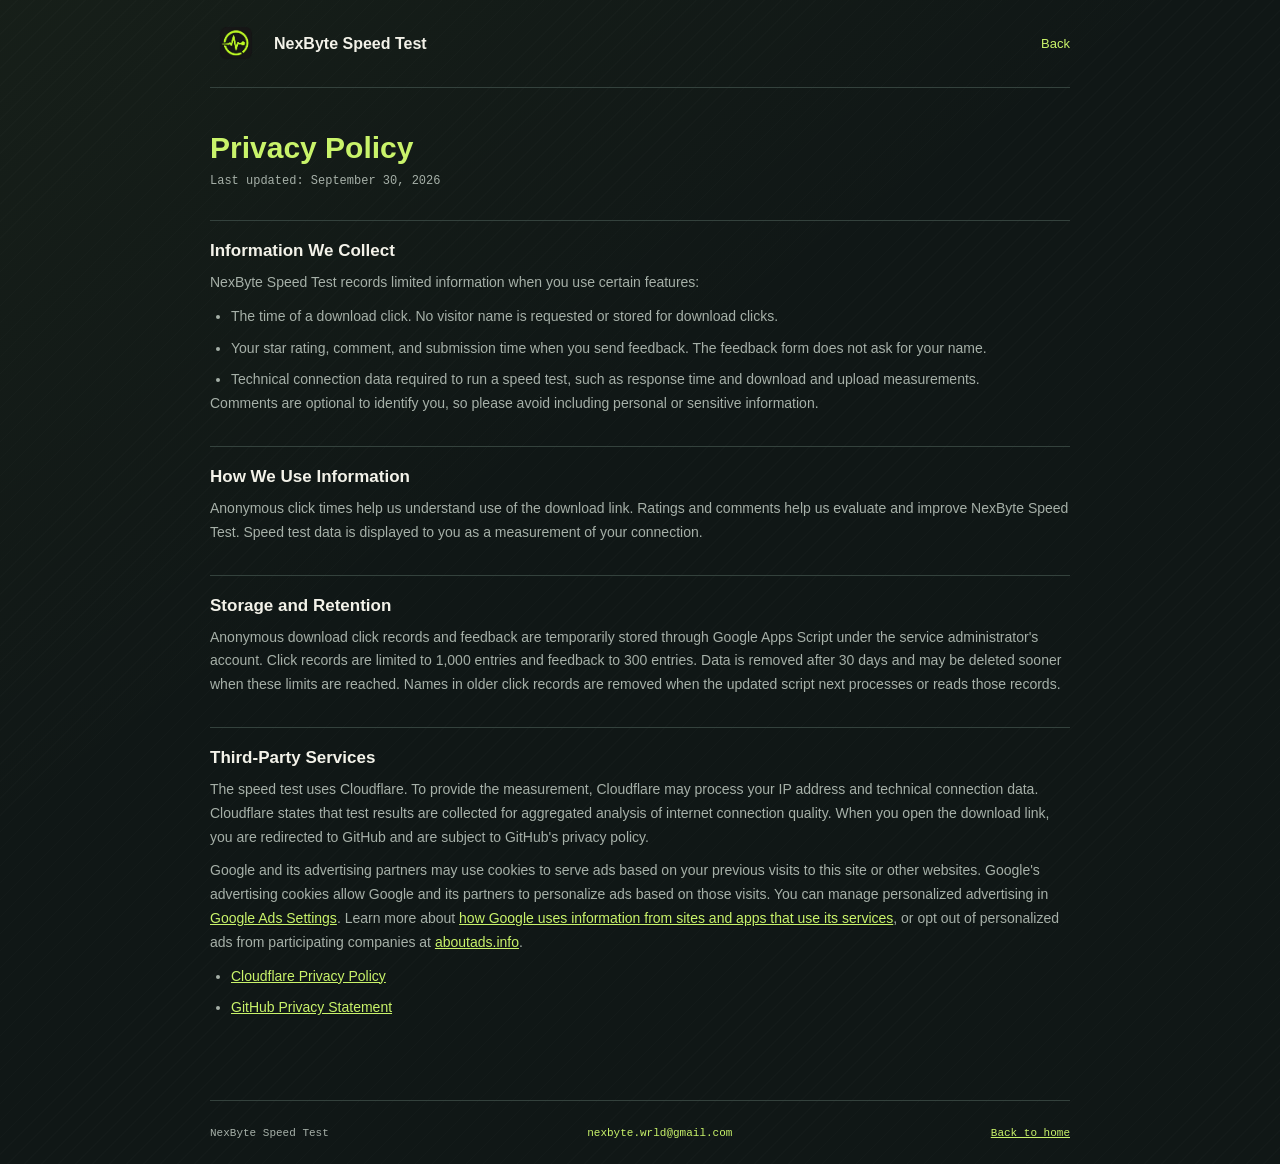
<file: privacy.html>
<!doctype html>
<html lang="en">
  <head>
    <meta charset="UTF-8" />
    <meta name="viewport" content="width=device-width, initial-scale=1.0" />
    <meta name="theme-color" content="#101716" />
    <link rel="icon" type="image/png" href="/favicon.png" />
    <link rel="preconnect" href="https://pagead2.googlesyndication.com" />
    <script async src="https://pagead2.googlesyndication.com/pagead/js/adsbygoogle.js?client=ca-pub-5008812499182568" crossorigin="anonymous"></script>
    <meta name="description" content="Read the NexByte Speed Test privacy policy covering download tracking, feedback, cookies, third-party services, and data retention for Windows users." />
    <meta name="keywords" content="NexByte privacy policy, speed test privacy, Windows tools data collection, network utility privacy, cookies and tracking" />
    <meta name="robots" content="index, follow" />
    <meta property="og:title" content="Privacy Policy | NexByte Speed Test" />
    <meta property="og:description" content="Learn how NexByte Speed Test handles download clicks, feedback, speed-test data, cookies, and third-party services." />
    <meta property="og:site_name" content="NexByte Speed Test" />
    <meta property="og:url" content="https://nexbyteexe.github.io/privacy.html" />
    <meta property="og:type" content="website" />
    <meta property="og:image" content="https://nexbyteexe.github.io/og-preview.jpg" />
    <meta property="og:image:type" content="image/jpeg" />
    <meta property="og:image:width" content="1200" />
    <meta property="og:image:height" content="629" />
    <meta property="og:image:alt" content="NexByte desktop monitor showing live network metrics" />
    <meta name="twitter:card" content="summary_large_image" />
    <meta name="twitter:title" content="Privacy Policy | NexByte Speed Test" />
    <meta name="twitter:description" content="Review how NexByte Speed Test manages download clicks, speed test data, feedback, cookies, and related privacy details." />
    <meta name="twitter:image" content="https://nexbyteexe.github.io/og-preview.jpg" />
    <link rel="canonical" href="https://nexbyteexe.github.io/privacy.html" />
    <title>Privacy Policy | NexByte Speed Test</title>
    <script type="application/ld+json">
      {
        "@context": "https://schema.org",
        "@type": "WebPage",
        "name": "Privacy Policy | NexByte Speed Test | Windows Tools & Network Utilities",
        "url": "https://nexbyteexe.github.io/privacy.html",
        "description": "Read how NexByte Speed Test handles download clicks, feedback, speed-test data, advertising cookies, third-party services, and data retention.",
        "isPartOf": {
          "@type": "WebSite",
          "name": "NexByte Speed Test",
          "url": "https://nexbyteexe.github.io/"
        }
      }
    </script>
    <link rel="stylesheet" href="privacy.min.css" />
    <style>
      header .brand img {
        width: 52px;
        height: 52px;
      }
    </style>
    <link rel="stylesheet" href="site-contact.css" />
  </head>
  <body>
    <div class="page">
      <header>
        <a class="brand" href="/">
          <img src="1ace2b28-f7fc-4e73-abe7-52dc9e09163b__1_-removebg-preview%20%281%29.webp" alt="" />
          NexByte Speed Test
        </a>
        <a class="back-link" href="/">Back</a>
      </header>

      <main>
        <h1>Privacy Policy</h1>
        <p class="updated">Last updated: September 30, 2026</p>

        <section>
          <h2>Information We Collect</h2>
          <p>NexByte Speed Test records limited information when you use certain features:</p>
          <ul>
            <li>The time of a download click. No visitor name is requested or stored for download clicks.</li>
            <li>Your star rating, comment, and submission time when you send feedback. The feedback form does not ask for your name.</li>
            <li>Technical connection data required to run a speed test, such as response time and download and upload measurements.</li>
          </ul>
          <p>Comments are optional to identify you, so please avoid including personal or sensitive information.</p>
        </section>

        <section>
          <h2>How We Use Information</h2>
          <p>Anonymous click times help us understand use of the download link. Ratings and comments help us evaluate and improve NexByte Speed Test. Speed test data is displayed to you as a measurement of your connection.</p>
        </section>

        <section>
          <h2>Storage and Retention</h2>
          <p>Anonymous download click records and feedback are temporarily stored through Google Apps Script under the service administrator's account. Click records are limited to 1,000 entries and feedback to 300 entries. Data is removed after 30 days and may be deleted sooner when these limits are reached. Names in older click records are removed when the updated script next processes or reads those records.</p>
        </section>

        <section>
          <h2>Third-Party Services</h2>
          <p>The speed test uses Cloudflare. To provide the measurement, Cloudflare may process your IP address and technical connection data. Cloudflare states that test results are collected for aggregated analysis of internet connection quality. When you open the download link, you are redirected to GitHub and are subject to GitHub's privacy policy.</p>
          <p>Google and its advertising partners may use cookies to serve ads based on your previous visits to this site or other websites. Google's advertising cookies allow Google and its partners to personalize ads based on those visits. You can manage personalized advertising in <a href="https://www.google.com/settings/ads" target="_blank" rel="noopener noreferrer">Google Ads Settings</a>. Learn more about <a href="https://policies.google.com/technologies/partner-sites?hl=en" target="_blank" rel="noopener noreferrer">how Google uses information from sites and apps that use its services</a>, or opt out of personalized ads from participating companies at <a href="https://www.aboutads.info/choices/" target="_blank" rel="noopener noreferrer">aboutads.info</a>.</p>
          <ul>
            <li><a href="https://www.cloudflare.com/privacypolicy/" target="_blank" rel="noopener noreferrer">Cloudflare Privacy Policy</a></li>
            <li><a href="https://docs.github.com/en/site-policy/privacy-policies/github-privacy-statement" target="_blank" rel="noopener noreferrer">GitHub Privacy Statement</a></li>
          </ul>
        </section>

      </main>

      <footer>
        <span>NexByte Speed Test</span>
        <a class="email-link" href="mailto:nexbyte.wrld@gmail.com">nexbyte.wrld@gmail.com</a>
        <a href="/">Back to home</a>
      </footer>
    </div>
  </body>
</html>
</file>
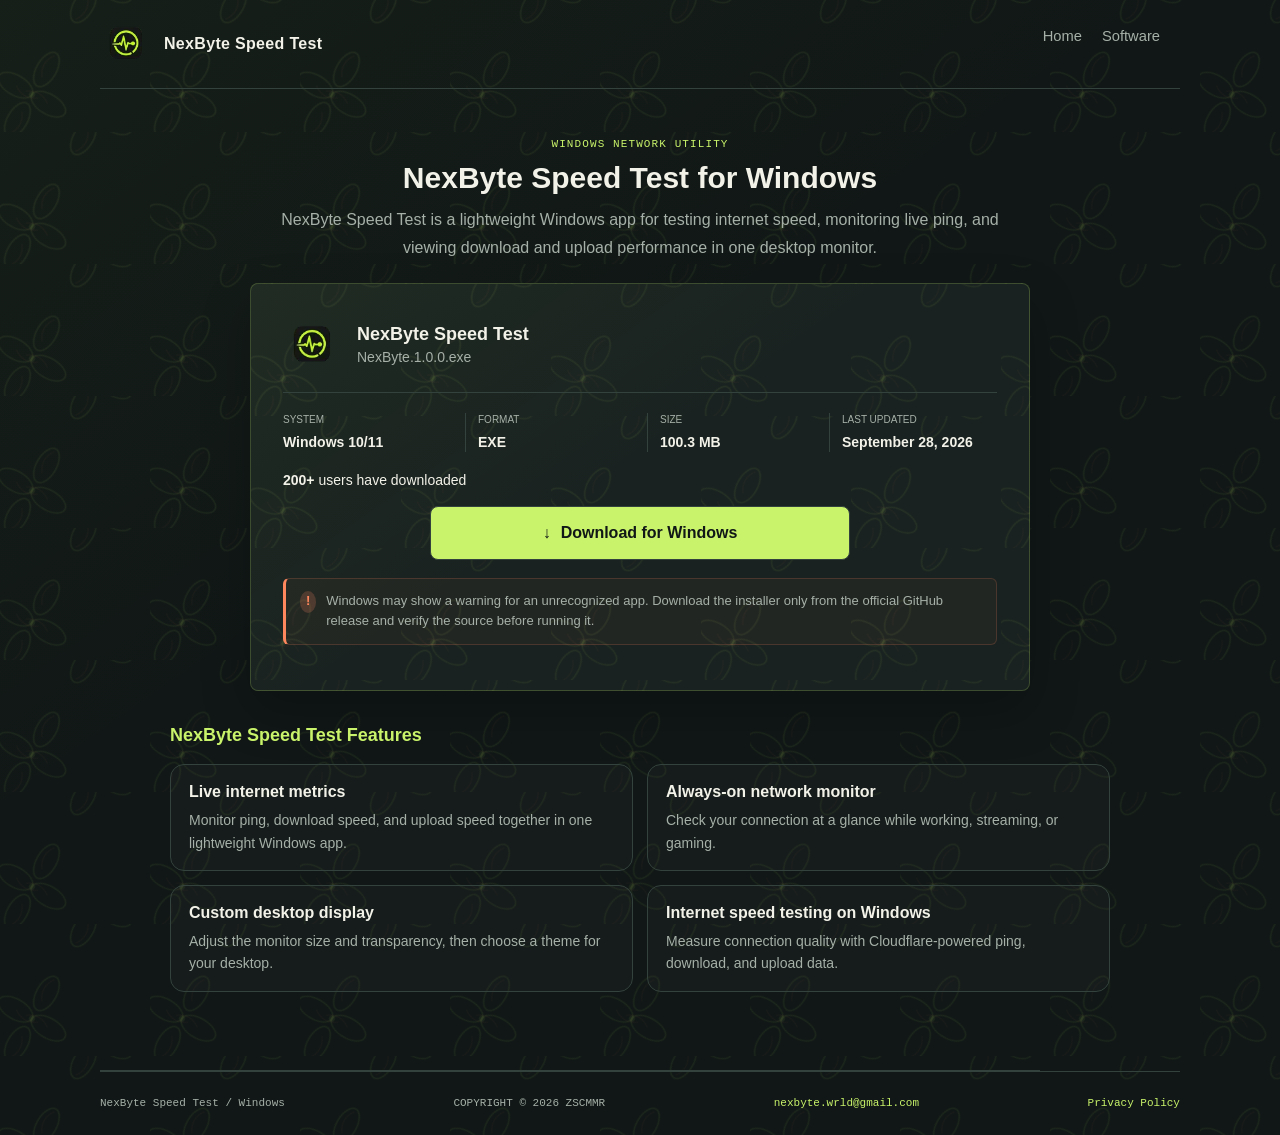
<file: software.html>
<!doctype html>
<html lang="en">
  <head>
    <meta charset="UTF-8" />
    <meta name="viewport" content="width=device-width, initial-scale=1.0" />
    <meta name="theme-color" content="#101716" />
    <link rel="icon" type="image/png" href="/favicon.png" />
    <meta name="description" content="Download NexByte Speed Test for Windows to check internet speed, ping latency, and track download, upload, and network quality in one app." />
    <meta name="keywords" content="NexByte Speed Test, Windows speed test, download speed, upload speed, ping monitor, internet latency test, network quality monitor" />
    <meta name="robots" content="index, follow, max-image-preview:large, max-snippet:-1, max-video-preview:-1" />
    <meta property="og:title" content="Download NexByte Speed Test for Windows | Internet Speed Test &amp; Network Tools" />
    <meta property="og:description" content="Test your internet speed, monitor ping latency, and review download and upload performance with NexByte Speed Test for Windows." />
    <meta property="og:site_name" content="NexByte Speed Test" />
    <meta property="og:type" content="website" />
    <meta property="og:url" content="https://nexbyteexe.github.io/software.html" />
    <meta property="og:image" content="https://nexbyteexe.github.io/og-preview.jpg" />
    <meta property="og:image:type" content="image/jpeg" />
    <meta property="og:image:width" content="1200" />
    <meta property="og:image:height" content="629" />
    <meta property="og:image:alt" content="NexByte desktop monitor showing live network metrics" />
    <meta name="twitter:card" content="summary_large_image" />
    <meta name="twitter:title" content="Download NexByte Speed Test for Windows | Internet Speed Test &amp; Network Tools" />
    <meta name="twitter:description" content="Measure your connection speed and monitor ping, download, upload, and network quality with NexByte Speed Test." />
    <meta name="twitter:image" content="https://nexbyteexe.github.io/og-preview.jpg" />
    <link rel="canonical" href="https://nexbyteexe.github.io/software.html" />
    <title>Download NexByte Speed Test for Windows | Internet Speed Test &amp; Network Tools</title>
    <script type="application/ld+json">
      {
        "@context": "https://schema.org",
        "@type": "SoftwareApplication",
        "name": "NexByte Speed Test",
        "url": "https://nexbyteexe.github.io/software.html",
        "image": "https://nexbyteexe.github.io/og-preview.jpg",
        "applicationCategory": "UtilitiesApplication",
        "operatingSystem": ["Windows 10", "Windows 11"],
        "softwareVersion": "1.0.0",
        "fileSize": "100.3 MB",
        "downloadUrl": "https://github.com/nexbyteexe/nexbyteexe.github.io/releases/download/v1.0.0/NexByte.1.0.0.exe",
        "offers": {
          "@type": "Offer",
          "price": "0",
          "priceCurrency": "USD"
        },
        "publisher": {
          "@type": "Organization",
          "name": "NexByte Speed Test"
        },
        "description": "NexByte Speed Test is a Windows app for testing internet speed, monitoring live ping, and viewing download and upload performance."
      }
    </script>
    <link rel="preconnect" href="https://pagead2.googlesyndication.com" />
    <script async src="https://pagead2.googlesyndication.com/pagead/js/adsbygoogle.js?client=ca-pub-5008812499182568" crossorigin="anonymous"></script>
    <style>
      :root {
        color-scheme: dark;
        --ink: #f3f2e9;
        --muted: #a6b0a8;
        --base: #101716;
        --panel: #192220;
        --widget-bg: #101614;
        --line: #34423d;
        --lime: #c9f36a;
        --orange: #ff875e;
        --batik-pattern: url("batik-pattern.svg");
      }
      * { box-sizing: border-box; }
      html, body {
        margin: 0;
        min-height: 100%;
        background-color: var(--base);
        background-image: var(--batik-pattern), linear-gradient(145deg, rgba(201,243,106,.035), transparent 42%);
        background-size: 150px 132px, auto;
        color: var(--ink);
        font-family: "Segoe UI", "Trebuchet MS", sans-serif;
      }
      body {
        min-height: 100vh;
      }
      a { color: #c9f36a; text-decoration: none; }
      main {
        width: min(100% - 40px, 1080px);
        min-height: 100vh;
        margin: 0 auto;
        display: flex;
        flex-direction: column;
      }
      header {
        border-bottom: 1px solid var(--line);
      }
      .header-bar {
        min-height: 88px;
        display: flex;
        align-items: center;
        justify-content: space-between;
      }
      .brand {
        display: flex;
        align-items: center;
        gap: 12px;
        font-weight: 700;
        letter-spacing: .02em;
      }
      .brand-mark {
        width: 52px;
        height: 52px;
        display: grid;
        place-items: center;
        flex: 0 0 52px;
      }
      .brand-mark img {
        display: block;
        width: 52px;
        height: 52px;
        object-fit: contain;
      }
      nav {
        position: absolute;
        right: max(20px, calc((100vw - 1080px) / 2 + 20px));
        top: 28px;
        display: flex;
        align-items: center;
        gap: 20px;
      }
      nav a {
        color: var(--muted);
        font-size: 0.92rem;
      }
      nav a:hover {
        color: var(--ink);
      }
      .content {
        flex: 0 0 auto;
        display: flex;
        flex-direction: column;
        align-items: center;
        justify-content: flex-start;
        gap: 22px;
        padding: 48px 0 68px;
      }
      .monitor-intro {
        max-width: 760px;
        text-align: center;
      }
      .monitor-kicker {
        display: block;
        margin-bottom: 8px;
        color: var(--lime);
        font: 11px/1.4 Consolas, monospace;
        letter-spacing: .1em;
        text-transform: uppercase;
      }
      .monitor-title {
        margin: 0 0 10px;
        font-size: 30px;
        line-height: 1.2;
      }
      .monitor-copy {
        margin: 0;
        color: var(--muted);
        font-size: 16px;
        line-height: 1.7;
      }
      .download-panel {
        width: min(100%, 780px);
        padding: clamp(22px, 4vw, 32px);
        border: 1px solid rgba(201, 243, 106, 0.2);
        border-radius: 8px;
        box-shadow: 0 20px 50px rgba(0, 0, 0, 0.22);
        background-color: var(--panel);
        background-image: linear-gradient(145deg, rgba(201, 243, 106, 0.045), transparent 48%), var(--batik-pattern);
        background-size: auto, 150px 132px;
      }
      .file-heading {
        display: flex;
        align-items: center;
        gap: 16px;
        padding-bottom: 18px;
        border-bottom: 1px solid var(--line);
      }
      .file-icon {
        width: 58px;
        height: 58px;
        border-radius: 12px;
        display: block;
      }
      .file-heading h2 {
        margin: 0;
        font-size: 18px;
      }
      .file-name {
        color: var(--muted);
        margin-top: 4px;
        font-size: 14px;
      }
      .details {
        display: grid;
        grid-template-columns: repeat(4, minmax(0, 1fr));
        gap: 14px;
        margin-top: 20px;
        color: var(--muted);
        font-size: 10px;
        line-height: 1.4;
        text-transform: uppercase;
      }
      .details span {
        min-width: 0;
        display: flex;
        flex-direction: column;
        align-items: flex-start;
        gap: 6px;
        padding-left: 12px;
        border-left: 1px solid var(--line);
      }
      .details span:first-child {
        padding-left: 0;
        border-left: 0;
      }
      .details strong {
        color: var(--ink);
        font-size: 14px;
        line-height: 1.35;
        text-transform: none;
      }
      .download-count {
        margin: 20px 0 0;
        color: var(--ink);
        font-size: 14px;
      }
      .download-form {
        display: flex;
        justify-content: center;
        margin-top: 18px;
      }
      .download-button {
        width: min(100%, 420px);
        min-width: 0;
        min-height: 54px;
        display: inline-flex;
        align-items: center;
        justify-content: center;
        gap: 10px;
        border: 1px solid var(--line);
        border-radius: 8px;
        background: var(--lime);
        color: #101716;
        padding: 14px 22px;
        font-size: 16px;
        font-weight: 700;
        cursor: pointer;
        transition: background-color .18s, transform .18s;
      }
      .download-button:hover {
        background: #d9ff83;
        transform: translateY(-1px);
      }
      .download-button:focus-visible {
        outline: 3px solid var(--ink);
        outline-offset: 3px;
      }
      .tracking-status {
        min-height: 18px;
        margin: 10px 0 0;
        color: var(--lime);
        font-size: 13px;
      }
      .notice {
        display: flex;
        align-items: flex-start;
        gap: 10px;
        background: rgba(255, 135, 94, 0.045);
        border: 1px solid rgba(255, 135, 94, 0.18);
        border-left: 3px solid var(--orange);
        border-radius: 6px;
        padding: 12px 14px;
        margin-top: 18px;
        color: var(--muted);
        font-size: 13px;
        line-height: 1.6;
      }
      .notice b {
        display: inline-flex;
        align-items: center;
        justify-content: center;
        width: 22px;
        height: 22px;
        border-radius: 50%;
        background: rgba(255,135,94,0.2);
        color: var(--orange);
      }
      .features-section {
        width: min(100%, 940px);
        margin-top: 12px;
      }
      .features-section h2 {
        margin: 0 0 18px;
        color: var(--lime);
        font-size: 18px;
      }
      .features-grid {
        display: grid;
        grid-template-columns: repeat(2, minmax(0, 1fr));
        gap: 14px;
      }
      .feature-item {
        border: 1px solid var(--line);
        background: rgba(255,255,255,0.02);
        padding: 18px 18px 16px;
        border-radius: 14px;
      }
      .feature-item h3 {
        margin: 0 0 8px;
        font-size: 16px;
      }
      .feature-item p {
        margin: 0;
        color: var(--muted);
        font-size: 14px;
        line-height: 1.6;
      }
      .section-spacer {
        height: 1px;
        width: min(100%, 940px);
        background: var(--line);
        margin: 10px 0 0;
      }
      footer {
        min-height: 64px;
        display: flex;
        flex-wrap: wrap;
        align-items: center;
        justify-content: space-between;
        gap: 8px 16px;
        border-top: 1px solid var(--line);
        color: var(--muted);
        font: 11px Consolas, monospace;
      }
      .privacy-link { color: var(--lime); text-decoration: none; }
      .privacy-link:hover { text-decoration: underline; }
      @media (max-width: 760px) {
        nav {
          position: static;
          margin-top: 12px;
          justify-content: center;
        }
        .header-bar {
          flex-direction: column;
          justify-content: center;
          padding: 18px 0;
        }
        .features-grid {
          grid-template-columns: 1fr;
        }
        .details {
          grid-template-columns: repeat(2, minmax(0, 1fr));
          gap: 16px 12px;
        }
        .details span:nth-child(odd) {
          padding-left: 0;
          border-left: 0;
        }
      }
    </style>
    <link rel="stylesheet" href="site-contact.css" />
  </head>
  <body>
    <main>
      <header>
        <div class="header-bar">
          <div class="brand">
            <a class="brand-mark" href="/" aria-label="Home" title="Home">
              <img src="nexbyte-icon.webp" alt="" width="52" height="52" decoding="async" />
            </a>
            NexByte Speed Test
          </div>
          <nav aria-label="Main navigation">
            <a href="/">Home</a>
            <a href="software.html">Software</a>
          </nav>
        </div>
      </header>

      <section class="content" aria-labelledby="monitor-heading">
        <div class="monitor-intro">
          <span class="monitor-kicker">WINDOWS NETWORK UTILITY</span>
          <h1 class="monitor-title" id="monitor-heading">NexByte Speed Test for Windows</h1>
          <p class="monitor-copy">NexByte Speed Test is a lightweight Windows app for testing internet speed, monitoring live ping, and viewing download and upload performance in one desktop monitor.</p>
        </div>

        <div class="download-panel">
          <div class="file-heading">
            <img class="file-icon" src="nexbyte-icon.webp" alt="" width="88" height="88" decoding="async" aria-hidden="true" />
            <div>
              <h2 id="download-heading">NexByte Speed Test</h2>
              <div class="file-name">NexByte.1.0.0.exe</div>
            </div>
          </div>
          <div class="details">
            <span>System <strong>Windows 10/11</strong></span>
            <span>Format <strong>EXE</strong></span>
            <span>Size <strong>100.3 MB</strong></span>
            <span>Last updated <strong>September 28, 2026</strong></span>
          </div>
          <p class="download-count"><strong>200+</strong> users have downloaded</p>
          <div class="download-form">
            <a class="download-button" href="https://github.com/nexbyteexe/nexbyteexe.github.io/releases/download/v1.0.0/NexByte.1.0.0.exe" target="_blank" rel="noopener noreferrer">
              <span aria-hidden="true">&#8595;</span> Download for Windows
            </a>
          </div>
          <p class="notice"><b>!</b><span>Windows may show a warning for an unrecognized app. Download the installer only from the official GitHub release and verify the source before running it.</span></p>
        </div>

        <section class="features-section" aria-labelledby="features-title">
          <h2 id="features-title">NexByte Speed Test Features</h2>
          <div class="features-grid">
            <article class="feature-item">
              <h3>Live internet metrics</h3>
              <p>Monitor ping, download speed, and upload speed together in one lightweight Windows app.</p>
            </article>
            <article class="feature-item">
              <h3>Always-on network monitor</h3>
              <p>Check your connection at a glance while working, streaming, or gaming.</p>
            </article>
            <article class="feature-item">
              <h3>Custom desktop display</h3>
              <p>Adjust the monitor size and transparency, then choose a theme for your desktop.</p>
            </article>
            <article class="feature-item">
              <h3>Internet speed testing on Windows</h3>
              <p>Measure connection quality with Cloudflare-powered ping, download, and upload data.</p>
            </article>
          </div>
        </section>
      </section>

      <div class="section-spacer" aria-hidden="true"></div>

      <footer>
        <span>NexByte Speed Test / Windows</span>
        <span>COPYRIGHT &copy; 2026 ZSCMMR</span>
        <a class="email-link" href="mailto:nexbyte.wrld@gmail.com">nexbyte.wrld@gmail.com</a>
        <a class="privacy-link" href="privacy.html">Privacy Policy</a>
      </footer>
    </main>
  </body>
</html>
</file>
<file: site-contact.css>
.email-link {
  color: var(--lime);
  font: inherit;
  overflow-wrap: anywhere;
  text-decoration: none;
}

.email-link:hover {
  text-decoration: underline;
  text-underline-offset: 3px;
}

.email-link:focus-visible {
  outline: 2px solid var(--lime);
  outline-offset: 4px;
  border-radius: 2px;
}
</file>
<file: privacy.min.css>
:root{color-scheme:dark;--ink:#f3f2e9;--muted:#a6b0a8;--base:#101716;--line:#34423d;--lime:#c9f36a}*{box-sizing:border-box}body{min-height:100vh;margin:0;background-color:var(--base);background-image:linear-gradient(145deg,rgba(201,243,106,.035),transparent 42%),repeating-linear-gradient(135deg,rgba(255,255,255,.012) 0 1px,transparent 1px 12px);color:var(--ink);font-family:"Segoe UI","Trebuchet MS",sans-serif}.page{width:min(100% - 40px,860px);margin:0 auto}header{min-height:88px;display:flex;align-items:center;justify-content:space-between;border-bottom:1px solid var(--line)}.brand{display:flex;align-items:center;gap:12px;color:var(--ink);font-weight:700;text-decoration:none}.brand img{display:block;width:40px;height:40px;object-fit:contain}.back-link,a{color:var(--lime)}.back-link{font-size:13px;text-decoration:none}.back-link:hover{text-decoration:underline}main{padding:42px 0 60px}h1{margin:0 0 8px;color:var(--lime);font-size:30px;line-height:1.2}.updated{margin:0 0 32px;color:var(--muted);font:12px Consolas,monospace}section{padding:20px 0;border-top:1px solid var(--line)}h2{margin:0 0 10px;font-size:17px}li,p{color:var(--muted);font-size:14px;line-height:1.7}p{margin:0 0 10px}ul{display:grid;gap:8px;padding-left:21px;margin:10px 0 0}footer{min-height:64px;display:flex;align-items:center;justify-content:space-between;gap:12px;border-top:1px solid var(--line);color:var(--muted);font:11px Consolas,monospace}@media (max-width:600px){.page{width:min(100% - 32px,520px)}header{min-height:72px}.brand{gap:9px;font-size:14px}.brand img{width:36px;height:36px}main{padding:30px 0 44px}h1{font-size:25px}li,p{font-size:13px}footer{flex-wrap:wrap;padding:14px 0}}
</file>
